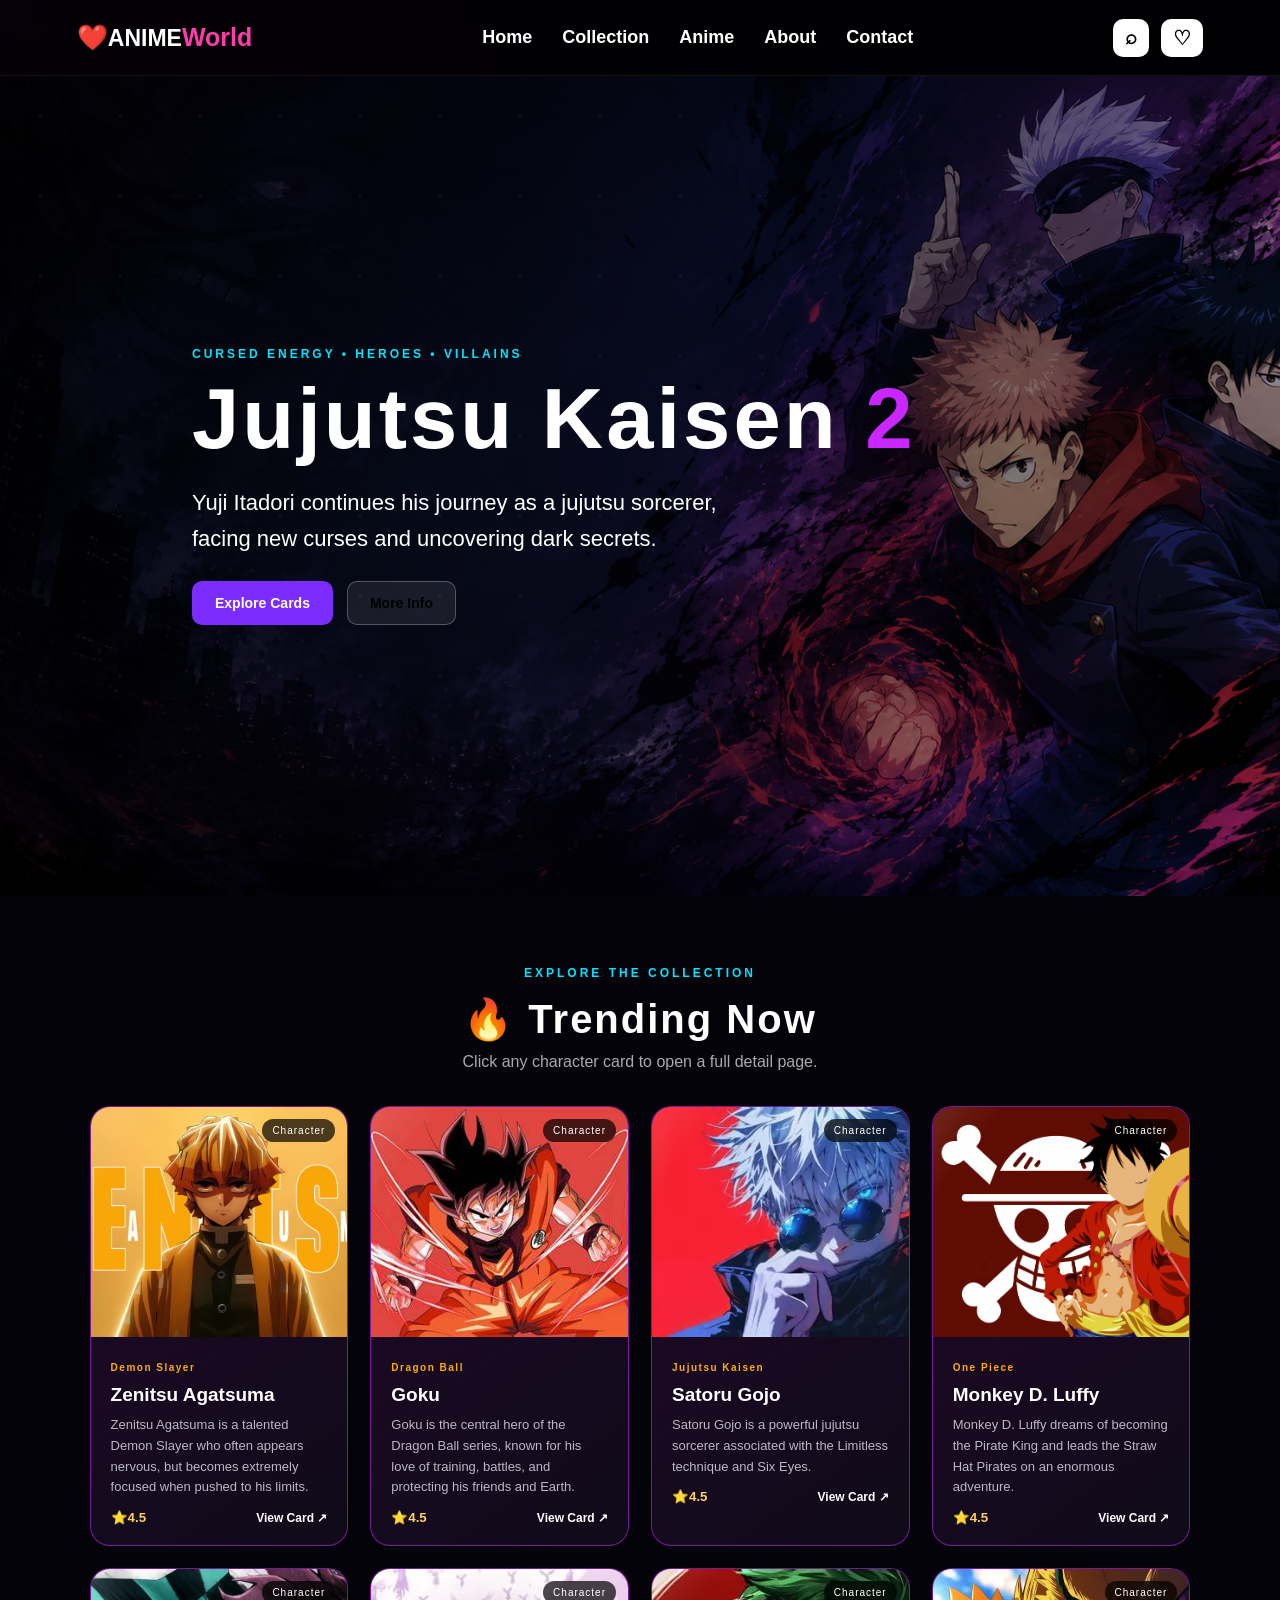
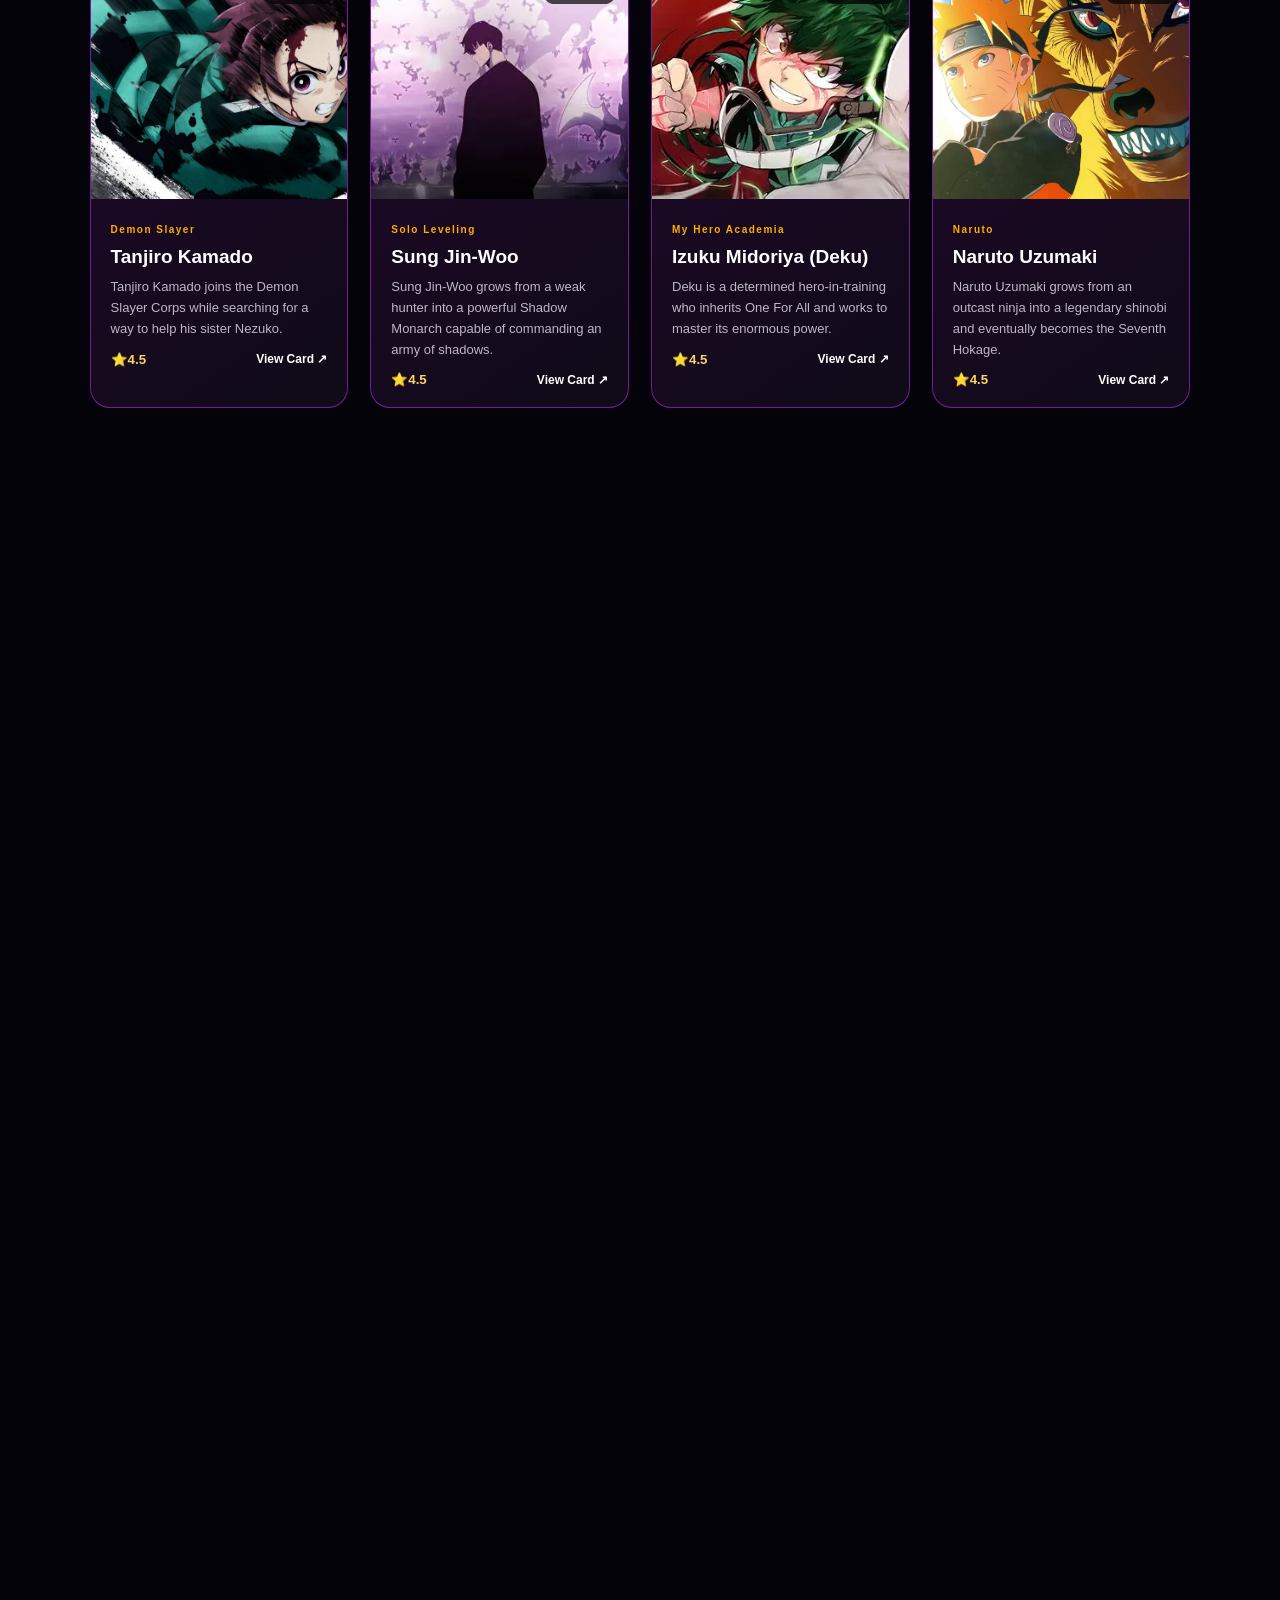
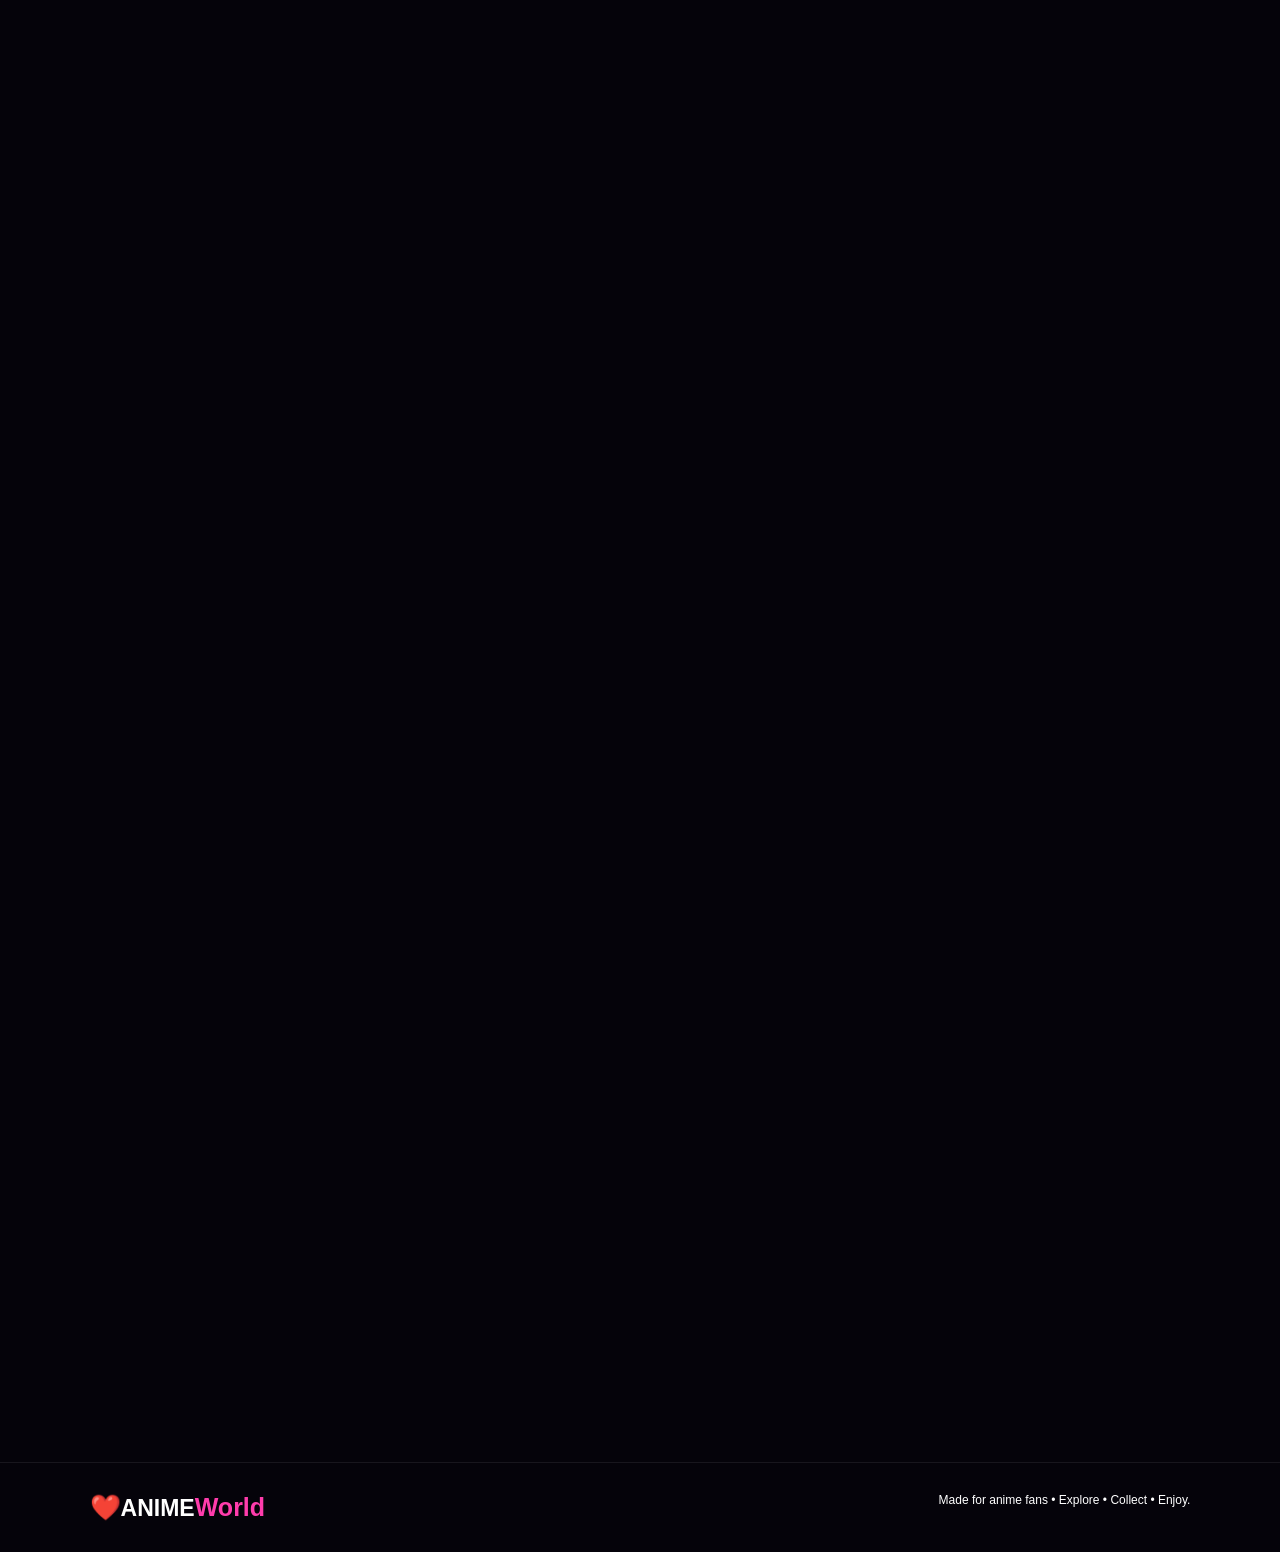
<file: index.html>
<!DOCTYPE html>
<html lang="en">
<head>
    <meta charset="UTF-8">
    <meta name="viewport" content="width=device-width, initial-scale=1.0">
    <title>ANIME World | Character Collection</title>
    <link rel="stylesheet" href="style.css">
</head>
<body>
    <div class="page-loader"><div class="loader-ring"></div><p>Loading Anime World...</p></div>
    <div class="cursor-glow"></div>

    <header>
        <nav class="navbar">
            <div class="logo"><span class="span-1">❤️</span>ANIME<span class="span-2">World</span></div>
            <ul>
                <li><a href="#home">Home</a></li>
                <li><a href="#collection">Collection</a></li>
                <li><a href="#anime">Anime</a></li>
                <li><a href="#about">About</a></li>
                <li><a href="#contact">Contact</a></li>
            </ul>
            <div class="icons">
                <button class="search" aria-label="Search">⌕</button>
                <button class="like" aria-label="Favorites">♡</button>
            </div>
        </nav>
    </header>

    <section id="home" class="hero-sec">
        <div class="hero-overlay"></div>
        <div class="hero">
            <p class="hero-kicker">CURSED ENERGY • HEROES • VILLAINS</p>
            <h1>Jujutsu Kaisen <span>2</span></h1>
            <p>Yuji Itadori continues his journey as a jujutsu sorcerer,<br>
               facing new curses and uncovering dark secrets.</p>
            <div class="hero-btn">
                <a href="#collection"><button class="first-btn">Explore Cards</button></a>
                <a href="#about"><button class="second-btn">More Info</button></a>
            </div>
        </div>
        <div class="hero-particles"></div>
    </section>

    <section id="collection" class="items section-pad">
        <div class="section-intro reveal">
            <p class="eyebrow">EXPLORE THE COLLECTION</p>
            <h2 class="card-heading">🔥 Trending Now</h2>
            <p>Click any character card to open a full detail page.</p>
        </div>

        <div class="cards-container">

            <article class="card reveal-card" data-character="zenitsu" tabindex="0" role="button" aria-label="Open details for Zenitsu Agatsuma">
                <div class="card-image">
                    <img src="zenitsu.jpg" alt="Zenitsu Agatsuma">
                    <span class="card-type">Character</span>
                    <div class="card-shine"></div>
                </div>
                <div class="card-matter">
                    <span class="tag">Demon Slayer</span>
                    <h3>Zenitsu Agatsuma</h3>
                    <p>Zenitsu Agatsuma is a talented Demon Slayer who often appears nervous, but becomes extremely focused when pushed to his limits.</p>
                    <div class="card-bottom">
                        <h5>⭐4.5</h5>
                        <button class="view-card" type="button">View Card ↗</button>
                    </div>
                </div>
            </article>

            <article class="card reveal-card" data-character="goku" tabindex="0" role="button" aria-label="Open details for Goku">
                <div class="card-image">
                    <img src="dargon ball.jpeg" alt="Goku">
                    <span class="card-type">Character</span>
                    <div class="card-shine"></div>
                </div>
                <div class="card-matter">
                    <span class="tag">Dragon Ball</span>
                    <h3>Goku</h3>
                    <p>Goku is the central hero of the Dragon Ball series, known for his love of training, battles, and protecting his friends and Earth.</p>
                    <div class="card-bottom">
                        <h5>⭐4.5</h5>
                        <button class="view-card" type="button">View Card ↗</button>
                    </div>
                </div>
            </article>

            <article class="card reveal-card" data-character="gojo" tabindex="0" role="button" aria-label="Open details for Satoru Gojo">
                <div class="card-image">
                    <img src="gojo.webp" alt="Satoru Gojo">
                    <span class="card-type">Character</span>
                    <div class="card-shine"></div>
                </div>
                <div class="card-matter">
                    <span class="tag">Jujutsu Kaisen</span>
                    <h3>Satoru Gojo</h3>
                    <p>Satoru Gojo is a powerful jujutsu sorcerer associated with the Limitless technique and Six Eyes.</p>
                    <div class="card-bottom">
                        <h5>⭐4.5</h5>
                        <button class="view-card" type="button">View Card ↗</button>
                    </div>
                </div>
            </article>

            <article class="card reveal-card" data-character="luffy" tabindex="0" role="button" aria-label="Open details for Monkey D. Luffy">
                <div class="card-image">
                    <img src="monkey-d-luffy-one-piece-red-background-minimal-art-5k-8k-3840x2160-7772.png" alt="Monkey D. Luffy">
                    <span class="card-type">Character</span>
                    <div class="card-shine"></div>
                </div>
                <div class="card-matter">
                    <span class="tag">One Piece</span>
                    <h3>Monkey D. Luffy</h3>
                    <p>Monkey D. Luffy dreams of becoming the Pirate King and leads the Straw Hat Pirates on an enormous adventure.</p>
                    <div class="card-bottom">
                        <h5>⭐4.5</h5>
                        <button class="view-card" type="button">View Card ↗</button>
                    </div>
                </div>
            </article>

            <article class="card reveal-card" data-character="tanjiro" tabindex="0" role="button" aria-label="Open details for Tanjiro Kamado">
                <div class="card-image">
                    <img src="demon slayer.jpg" alt="Tanjiro Kamado">
                    <span class="card-type">Character</span>
                    <div class="card-shine"></div>
                </div>
                <div class="card-matter">
                    <span class="tag">Demon Slayer</span>
                    <h3>Tanjiro Kamado</h3>
                    <p>Tanjiro Kamado joins the Demon Slayer Corps while searching for a way to help his sister Nezuko.</p>
                    <div class="card-bottom">
                        <h5>⭐4.5</h5>
                        <button class="view-card" type="button">View Card ↗</button>
                    </div>
                </div>
            </article>

            <article class="card reveal-card" data-character="sung" tabindex="0" role="button" aria-label="Open details for Sung Jin-Woo">
                <div class="card-image">
                    <img src="solo leveling.webp" alt="Sung Jin-Woo">
                    <span class="card-type">Character</span>
                    <div class="card-shine"></div>
                </div>
                <div class="card-matter">
                    <span class="tag">Solo Leveling</span>
                    <h3>Sung Jin-Woo</h3>
                    <p>Sung Jin-Woo grows from a weak hunter into a powerful Shadow Monarch capable of commanding an army of shadows.</p>
                    <div class="card-bottom">
                        <h5>⭐4.5</h5>
                        <button class="view-card" type="button">View Card ↗</button>
                    </div>
                </div>
            </article>

            <article class="card reveal-card" data-character="deku" tabindex="0" role="button" aria-label="Open details for Izuku Midoriya (Deku)">
                <div class="card-image">
                    <img src="deku.webp" alt="Izuku Midoriya (Deku)">
                    <span class="card-type">Character</span>
                    <div class="card-shine"></div>
                </div>
                <div class="card-matter">
                    <span class="tag">My Hero Academia</span>
                    <h3>Izuku Midoriya (Deku)</h3>
                    <p>Deku is a determined hero-in-training who inherits One For All and works to master its enormous power.</p>
                    <div class="card-bottom">
                        <h5>⭐4.5</h5>
                        <button class="view-card" type="button">View Card ↗</button>
                    </div>
                </div>
            </article>

            <article class="card reveal-card" data-character="naruto" tabindex="0" role="button" aria-label="Open details for Naruto Uzumaki">
                <div class="card-image">
                    <img src="naruto.jpg" alt="Naruto Uzumaki">
                    <span class="card-type">Character</span>
                    <div class="card-shine"></div>
                </div>
                <div class="card-matter">
                    <span class="tag">Naruto</span>
                    <h3>Naruto Uzumaki</h3>
                    <p>Naruto Uzumaki grows from an outcast ninja into a legendary shinobi and eventually becomes the Seventh Hokage.</p>
                    <div class="card-bottom">
                        <h5>⭐4.5</h5>
                        <button class="view-card" type="button">View Card ↗</button>
                    </div>
                </div>
            </article>
        </div>

        <div class="section-intro reveal villain-heading">
            <p class="eyebrow">DARK SIDE</p>
            <h2 class="card-heading">Popular Villains ☠️</h2>
            <p>Discover the most dangerous characters in your collection.</p>
        </div>

        <div class="cards-container-2">

            <article class="card reveal-card" data-character="madara" tabindex="0" role="button" aria-label="Open details for Madara Uchiha">
                <div class="card-image">
                    <img src="madara uchiha.jpg" alt="Madara Uchiha">
                    <span class="card-type">Villain</span>
                    <div class="card-shine"></div>
                </div>
                <div class="card-matter">
                    <span class="tag">Naruto</span>
                    <h3>Madara Uchiha</h3>
                    <p>Madara Uchiha is one of the most formidable figures in Naruto and plays a major role in the Fourth Shinobi World War.</p>
                    <div class="card-bottom">
                        <h5>⭐4.5</h5>
                        <button class="view-card" type="button">View Card ↗</button>
                    </div>
                </div>
            </article>

            <article class="card reveal-card" data-character="muzan" tabindex="0" role="button" aria-label="Open details for Muzan Kibutsuji">
                <div class="card-image">
                    <img src="muzan.webp" alt="Muzan Kibutsuji">
                    <span class="card-type">Villain</span>
                    <div class="card-shine"></div>
                </div>
                <div class="card-matter">
                    <span class="tag">Demon Slayer</span>
                    <h3>Muzan Kibutsuji</h3>
                    <p>Muzan Kibutsuji is the primary antagonist of Demon Slayer and the origin of the demon lineage.</p>
                    <div class="card-bottom">
                        <h5>⭐4.5</h5>
                        <button class="view-card" type="button">View Card ↗</button>
                    </div>
                </div>
            </article>

            <article class="card reveal-card" data-character="sukuna" tabindex="0" role="button" aria-label="Open details for Ryomen Sukuna">
                <div class="card-image">
                    <img src="sukuna.webp" alt="Ryomen Sukuna">
                    <span class="card-type">Villain</span>
                    <div class="card-shine"></div>
                </div>
                <div class="card-matter">
                    <span class="tag">Jujutsu Kaisen</span>
                    <h3>Ryomen Sukuna</h3>
                    <p>Ryomen Sukuna is known as the King of Curses and is one of the most dangerous supernatural beings in Jujutsu Kaisen.</p>
                    <div class="card-bottom">
                        <h5>⭐4.5</h5>
                        <button class="view-card" type="button">View Card ↗</button>
                    </div>
                </div>
            </article>

            <article class="card reveal-card" data-character="pain" tabindex="0" role="button" aria-label="Open details for Pain">
                <div class="card-image">
                    <img src="pain 2.webp" alt="Pain">
                    <span class="card-type">Villain</span>
                    <div class="card-shine"></div>
                </div>
                <div class="card-matter">
                    <span class="tag">Naruto</span>
                    <h3>Pain</h3>
                    <p>Pain uses the Six Paths of Pain through Nagato&#x27;s power and becomes a major threat to the Hidden Leaf Village.</p>
                    <div class="card-bottom">
                        <h5>⭐4.5</h5>
                        <button class="view-card" type="button">View Card ↗</button>
                    </div>
                </div>
            </article>

            <article class="card reveal-card" data-character="titan" tabindex="0" role="button" aria-label="Open details for Titan">
                <div class="card-image">
                    <img src="attack on titan.webp" alt="Titan">
                    <span class="card-type">Villain</span>
                    <div class="card-shine"></div>
                </div>
                <div class="card-matter">
                    <span class="tag">Attack on Titan</span>
                    <h3>Titan</h3>
                    <p>The Titans are giant humanoid beings central to the conflict and mystery of Attack on Titan.</p>
                    <div class="card-bottom">
                        <h5>⭐4.5</h5>
                        <button class="view-card" type="button">View Card ↗</button>
                    </div>
                </div>
            </article>

            <article class="card reveal-card" data-character="akaza" tabindex="0" role="button" aria-label="Open details for Akaza">
                <div class="card-image">
                    <img src="akaza.avif" alt="Akaza">
                    <span class="card-type">Villain</span>
                    <div class="card-shine"></div>
                </div>
                <div class="card-matter">
                    <span class="tag">Demon Slayer</span>
                    <h3>Akaza</h3>
                    <p>Akaza is Upper Rank Three among the Twelve Kizuki and is a powerful martial-arts-focused demon.</p>
                    <div class="card-bottom">
                        <h5>⭐4.5</h5>
                        <button class="view-card" type="button">View Card ↗</button>
                    </div>
                </div>
            </article>

            <article class="card reveal-card" data-character="obito" tabindex="0" role="button" aria-label="Open details for Obito Uchiha">
                <div class="card-image">
                    <img src="obito.jpg" alt="Obito Uchiha">
                    <span class="card-type">Villain</span>
                    <div class="card-shine"></div>
                </div>
                <div class="card-matter">
                    <span class="tag">Naruto</span>
                    <h3>Obito Uchiha</h3>
                    <p>Obito Uchiha plays a key role in the Fourth Shinobi World War and operates behind several identities.</p>
                    <div class="card-bottom">
                        <h5>⭐4.5</h5>
                        <button class="view-card" type="button">View Card ↗</button>
                    </div>
                </div>
            </article>

            <article class="card reveal-card" data-character="mr-villain" tabindex="0" role="button" aria-label="Open details for Mr. Villain">
                <div class="card-image">
                    <img src="my hero accadime.jpg" alt="Mr. Villain">
                    <span class="card-type">Villain</span>
                    <div class="card-shine"></div>
                </div>
                <div class="card-matter">
                    <span class="tag">My Hero Academia</span>
                    <h3>Mr. Villain</h3>
                    <p>A featured villain card from the My Hero Academia section of your collection.</p>
                    <div class="card-bottom">
                        <h5>⭐4.5</h5>
                        <button class="view-card" type="button">View Card ↗</button>
                    </div>
                </div>
            </article>
        </div>
    </section>

    <section id="anime" class="anime-strip reveal">
        <div>
            <p class="eyebrow">EXPLORE THE WORLD</p>
            <h2>Find your <span>Next Favorite</span> Anime.</h2>
            <p>Browse character cards, discover new series and build a collection that feels uniquely yours.</p>
        </div>
        <a class="first-btn" href="#collection">Browse Collection</a>
    </section>

    <section id="about" class="about-section section reveal">
        <div class="about-visual">
            <div class="about-glow"></div>
            <div class="floating-symbol">✦</div>
        </div>
        <div class="about-text">
            <p class="eyebrow">ABOUT ANIME WORLD</p>
            <h2>More than cards.<br><span>A World of Stories.</span></h2>
            <p>AnimeVerse is a fan-focused space made to celebrate the characters, worlds and moments that make anime unforgettable. We turn that passion into a clean, visual card experience that is easy to explore.</p>
            <ul class="about-list">
                <li>✓ Curated character collection</li>
                <li>✓ Simple card-based discovery</li>
                <li>✓ Multiple anime universes in one place</li>
                <li>✓ Designed with anime fans in mind</li>
                <li>✓ Popular villains are here too</li>
            </ul>
            <a class="first-btn" href="#collection">Explore the Universe</a>
        </div>
    </section>

    <section id="contact" class="contact-section reveal">
        <p class="contact-p">STAY IN THE LOOP</p>
        <h2>Ready for your next <span class="contact-span">anime adventure?</span></h2>
        <p class="fianl-contact">Keep exploring, discover new characters and build your ultimate anime card collection.</p>
        <a class="second-btn" href="#home">Back to Top ↑</a>
    </section>

    <footer>
        <div class="logo"><span class="span-1">❤️</span>ANIME<span class="span-2">World</span></div>
        <p>Made for anime fans • Explore • Collect • Enjoy.</p>
    </footer>

    <script src="script.js"></script>
</body>
</html>
</file>
<file: style.css>
*{margin:0;padding:0;box-sizing:border-box}
html{scroll-behavior:smooth}
body{
    background:#05030a;color:#fff;font-family:Arial,Helvetica,sans-serif;
    overflow-x:hidden;
}
body::before{
    content:"";position:fixed;inset:0;pointer-events:none;z-index:-1;
    background:radial-gradient(circle at 20% 20%,rgba(202,38,255,.09),transparent 30%),
               radial-gradient(circle at 80% 60%,rgba(0,220,255,.06),transparent 28%);
}
a{color:inherit;text-decoration:none}
button{font:inherit}
.page-loader{
    position:fixed;inset:0;background:#05030a;z-index:9999;
    display:grid;place-items:center;align-content:center;gap:14px;
    transition:opacity .6s,visibility .6s;
}
.page-loader.hide{opacity:0;visibility:hidden}
.loader-ring{
    width:55px;height:55px;border:3px solid rgba(255,255,255,.15);
    border-top-color:#ca26ff;border-right-color:#00e5ff;border-radius:50%;
    animation:spin 1s linear infinite;
}
.cursor-glow{
    position:fixed;width:260px;height:260px;border-radius:50%;pointer-events:none;
    background:radial-gradient(circle,rgba(202,38,255,.13),transparent 65%);
    transform:translate(-50%,-50%);z-index:0;
}
header{position:sticky;top:0;z-index:100}
.navbar{
    background:rgba(0,0,0,.78);backdrop-filter:blur(15px);
    display:flex;justify-content:space-between;align-items:center;
    padding:0 6%;height:76px;border-bottom:1px solid rgba(255,255,255,.08)
}
.logo{font-size:23px;font-weight:bold;color:#fff}
.span-1{font-size:25px;color:red}.span-2{font-size:25px;color:#ff3cac}
.navbar ul{display:flex;list-style:none}
.navbar ul li{margin-left:30px}
.navbar ul li a{font-weight:bold;font-size:18px;transition:.3s}
.navbar ul li a:hover{color:#ca26ff}
.icons{display:flex;gap:12px}
.search,.like{
    border:0;padding:7px 12px;border-radius:10px;background:#fff;color:#000;
    font-weight:bold;font-size:20px;cursor:pointer;transition:.25s;
}
.search:hover,.like:hover{background:#ca26ff;color:#fff;transform:translateY(-2px)}
.hero-sec{min-height:820px;position:relative;overflow:hidden;background:url("jjk bg.png") center/cover no-repeat}
.hero-overlay{position:absolute;inset:0;background:linear-gradient(90deg,rgba(0,0,0,.85),rgba(4,3,18,.45),rgba(0,0,0,.12))}
.hero{
    position:relative;z-index:2;min-height:820px;padding:150px 15%;
    display:flex;flex-direction:column;justify-content:center;
}
.hero-kicker,.eyebrow{color:#00e5ff;font-size:12px;font-weight:800;letter-spacing:3px;margin-bottom:16px}
.hero h1{font-size:clamp(48px,7vw,85px);font-weight:bold;line-height:.98;letter-spacing:3px;max-width:800px}
.hero h1 span{color:#ca26ff;font-size:inherit}
.hero p:not(.hero-kicker){font-size:22px;line-height:1.6;margin:25px 0;color:#fff}
.hero-btn{display:flex;gap:14px}
.first-btn,.second-btn{
    display:inline-block;padding:13px 22px;border-radius:10px;font-weight:700;
    font-size:14px;transition:.3s;border:1px solid transparent;cursor:pointer
}
.first-btn{background:#7b2cff;color:#fff}
.second-btn{background:rgba(255,255,255,.08);border-color:rgba(255,255,255,.25)}
.first-btn:hover{background:#00e5ff;color:#05030a;transform:translateY(-4px);box-shadow:0 12px 35px rgba(0,229,255,.22)}
.second-btn:hover{background:#ff3cac;transform:translateY(-4px)}
.hero-particles{position:absolute;inset:0;pointer-events:none;background-image:radial-gradient(#fff 1px,transparent 1px);background-size:80px 80px;opacity:.07;animation:drift 20s linear infinite}
.section-pad{padding:70px 7%}
.section-intro{text-align:center;margin-bottom:35px}
.card-heading{font-size:40px;font-weight:bold;letter-spacing:2px;margin:0 0 10px}
.section-intro>p:last-child{color:#aaa}
.cards-container,.cards-container-2{
    display:grid;grid-template-columns:repeat(4,1fr);gap:22px;
}
.villain-heading{margin-top:85px}
.card{
    position:relative;background:linear-gradient(145deg,#21072a,#0f0b18);
    border-radius:20px;border:1px solid rgba(202,38,255,.55);overflow:hidden;
    display:flex;flex-direction:column;color:#fff;cursor:pointer;
    transition:transform .45s cubic-bezier(.2,.8,.2,1),box-shadow .45s,border-color .45s;
    transform-style:preserve-3d;
}
.card:hover{transform:translateY(-12px) scale(1.015);border-color:#ff3cac;box-shadow:0 25px 65px rgba(202,38,255,.22)}
.card:focus{outline:2px solid #00e5ff;outline-offset:4px}
.card-image{height:230px;overflow:hidden;position:relative;background:#141427}
.card-image img{width:100%;height:100%;object-fit:cover;transition:transform .65s}
.card:hover .card-image img{transform:scale(1.1)}
.card-shine{position:absolute;inset:-100% -40%;background:linear-gradient(115deg,transparent 35%,rgba(255,255,255,.2) 50%,transparent 65%);transform:translateX(-60%) rotate(12deg);transition:transform .8s}
.card:hover .card-shine{transform:translateX(60%) rotate(12deg)}
.card-type{position:absolute;top:12px;right:12px;background:rgba(0,0,0,.7);backdrop-filter:blur(8px);padding:6px 10px;border-radius:20px;font-size:10px;letter-spacing:1px}
.card-matter{padding:20px}
.tag{color:#ffae00;font-size:10px;font-weight:700;letter-spacing:1.5px}
.card-matter h3{margin:9px 0;font-size:19px}
.card-matter p{color:#bdb7c5;line-height:1.6;font-size:13px;min-height:62px}
.card-bottom{display:flex;align-items:center;justify-content:space-between;margin-top:12px}
.card-bottom h5{color:#ffd166}
.view-card{border:0;background:none;color:#fff;font-size:12px;font-weight:700;cursor:pointer}
.view-card:hover{color:#00e5ff}
.anime-strip{
    padding:70px 7%;margin:50px 0;display:flex;align-items:center;
    justify-content:space-between;gap:30px;background:linear-gradient(110deg,#00d9e8,#7b2cff);
}
.anime-strip .eyebrow{color:#08030e}
.anime-strip h2{font-size:clamp(30px,4vw,50px)}
.anime-strip h2 span{color:#fff;font-size:inherit}
.anime-strip p:not(.eyebrow){color:#090611;margin-top:12px}
.about-section{
    display:grid;grid-template-columns:.9fr 1.1fr;gap:80px;align-items:center;
    margin:50px 7%;padding:28px 0
}
.about-visual{
    min-height:450px;position:relative;display:grid;place-items:center;
    background:url("anime card.png") center/cover;border-radius:28px;overflow:hidden;
    border:1px solid rgba(255,255,255,.1)
}
.about-visual::after{content:"";position:absolute;inset:0;background:linear-gradient(135deg,transparent,rgba(0,0,0,.55))}
.about-glow{position:absolute;width:240px;height:240px;border-radius:50%;background:#ca26ff;filter:blur(70px);opacity:.45;animation:pulse 3s ease-in-out infinite}
.floating-symbol{position:relative;z-index:2;font-size:100px;text-shadow:0 0 45px #ca26ff;animation:float 3s ease-in-out infinite}
.about-text>p:not(.eyebrow){color:#fff;line-height:1.9;margin:22px 0}
.about-text h2{font-size:44px}.about-text h2 span{font-size:inherit;color:#ca26ff}
.about-list{list-style:none;margin:25px 0}
.about-list li{padding:12px 0;border-bottom:1px solid rgba(0,229,255,.2);color:#fff;font-size:14px}
.contact-section{text-align:center;max-width:900px;color:pink;margin:auto;font-size:45px;padding:65px 7%}
.contact-section h2{font-size:clamp(30px,5vw,55px)}
.contact-span{font-size:inherit!important;font-weight:bold;color:#ffae00}
.contact-p{color:#7b2cff;line-height:1.8;margin:18px auto 28px;max-width:600px;font-size:18px}
.fianl-contact{font-size:20px;text-align:center;font-weight:700;margin-bottom:30px;color:#888}
footer{padding:30px 7%;display:flex;justify-content:space-between;gap:20px;font-size:12px;border-top:1px solid rgba(255,255,255,.08)}
.reveal{opacity:0;transform:translateY(35px);transition:opacity .8s,transform .8s}
.reveal.visible{opacity:1;transform:none}
.reveal-card{opacity:0;transform:translateY(30px) scale(.98)}
.reveal-card.visible{opacity:1;transform:none;transition:opacity .7s,transform .7s}
@keyframes spin{to{transform:rotate(360deg)}}
@keyframes float{50%{transform:translateY(-18px) rotate(5deg)}}
@keyframes pulse{50%{transform:scale(1.15);opacity:.65}}
@keyframes drift{to{background-position:160px 160px}}
@media(max-width:1024px){
    .cards-container,.cards-container-2{grid-template-columns:repeat(3,1fr)}
    .about-section{grid-template-columns:1fr;gap:40px}
}
@media(max-width:768px){
    .navbar{flex-wrap:wrap;height:auto;padding:16px 5%;gap:12px}
    .navbar ul{order:3;width:100%;justify-content:center;flex-wrap:wrap}
    .navbar ul li{margin:6px 10px}.navbar ul li a{font-size:14px}
    .hero{min-height:600px;padding:90px 7%;text-align:center;align-items:center}
    .hero p:not(.hero-kicker){font-size:17px}
    .cards-container,.cards-container-2{grid-template-columns:repeat(2,1fr);gap:16px}
    .anime-strip{flex-wrap:wrap;text-align:center;justify-content:center}
    .about-section{margin:30px 6%}.about-text h2{font-size:30px}
    footer{flex-direction:column;text-align:center}
}
@media(max-width:480px){
    .logo{font-size:18px}.span-1,.span-2{font-size:18px}
    .icons{display:none}.hero{min-height:500px;padding:65px 5%}
    .hero h1{font-size:37px}.hero p:not(.hero-kicker){font-size:14px}
    .cards-container,.cards-container-2{grid-template-columns:1fr}
    .card-image{height:260px}.section-pad{padding:50px 5%}
    .card-heading{font-size:28px}.about-visual{min-height:280px}
}
</file>
